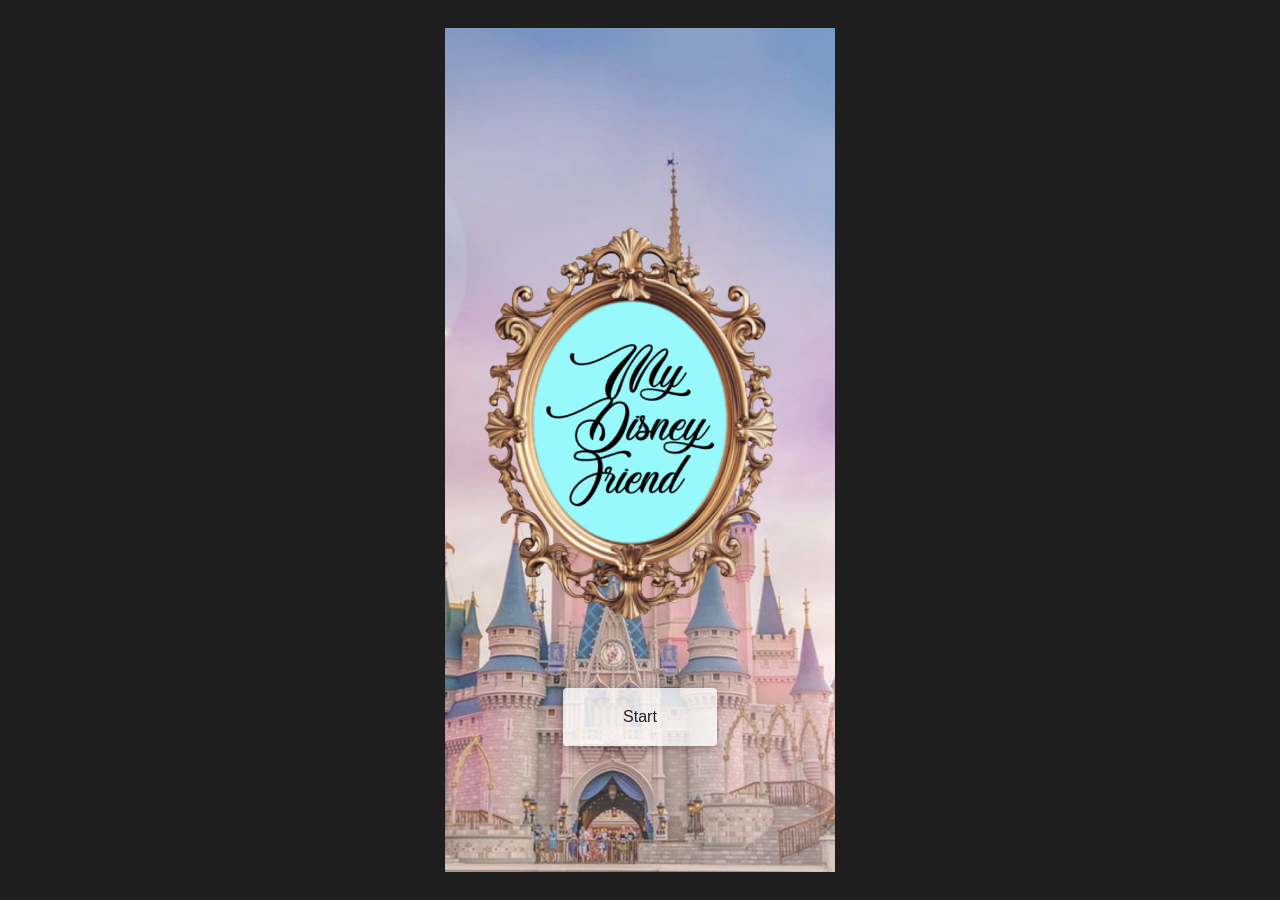
<file: index.html>
<!DOCTYPE html>
<html lang="nl">
<head>
    <meta charset="UTF-8">
    <meta name="viewport" content="width=device-width, initial-scale=1.0">
    <title>My Disney Friend</title>
    <link rel="stylesheet" href="css/global.css">
<link rel="stylesheet" href="css/start.css">
</head>
<body>

    <main class="app-screen start-screen">
        <div class="overlay"></div>

        <section class="start-content">
            <img src="images/logo.png" alt="My Disney Friend logo" class="app-logo">

            <button id="startButton" class="start-button">
                Start
            </button>
        </section>
    </main>

    <script src="script.js"></script>
</body>
</html>
</file>
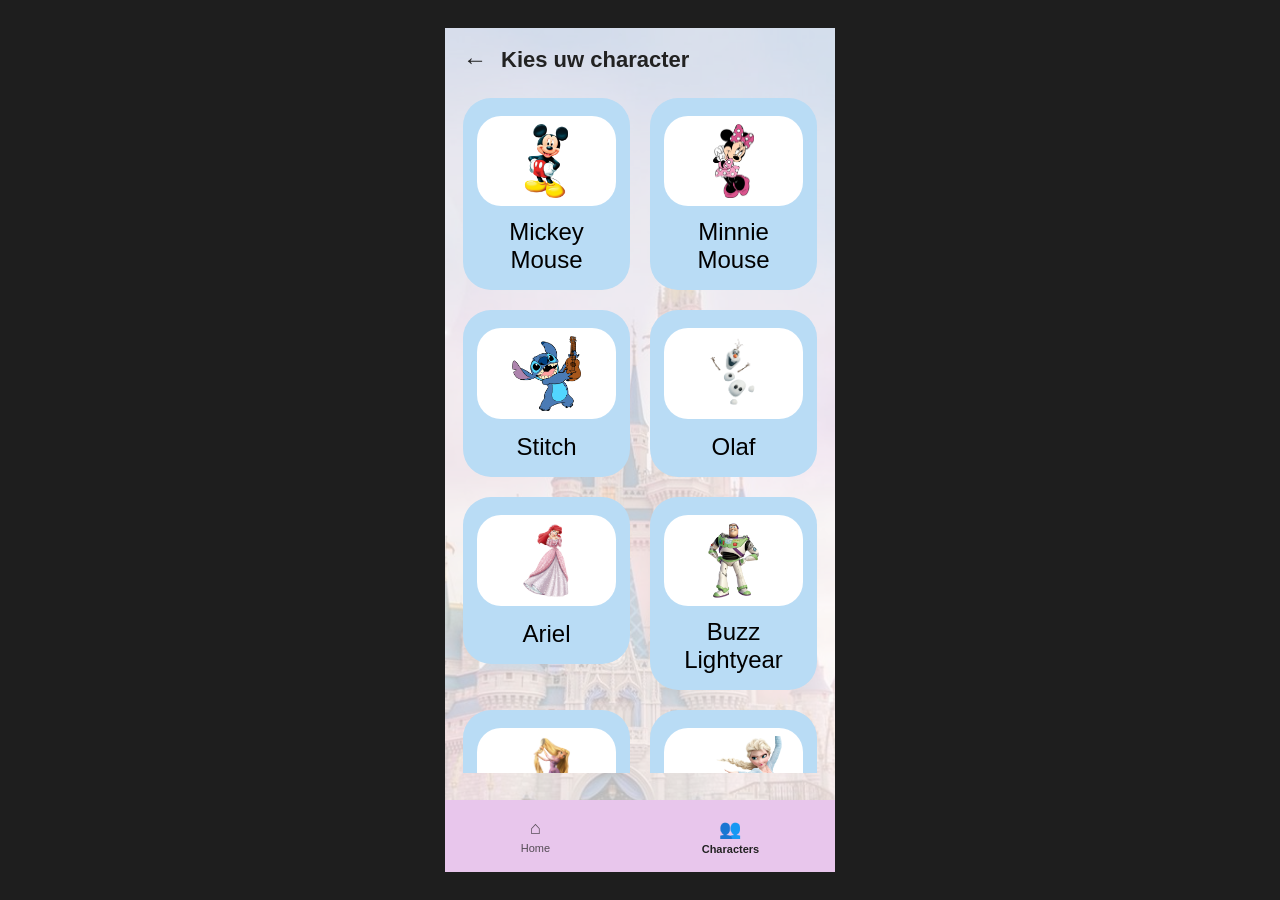
<file: characters.html>
<!DOCTYPE html>
<html lang="nl">
<head>
    <meta charset="UTF-8">
    <meta name="viewport" content="width=device-width, initial-scale=1.0">
    <title>My Disney Friend - Character kiezen</title>
    <link rel="stylesheet" href="css/global.css">
<link rel="stylesheet" href="css/characters.css">
<link rel="stylesheet" href="css/navigation.css">
</head>
<body>

    <main class="app-screen character-screen">

        <header class="top-bar character-top-bar">
            <button class="back-button" id="backToHomeButton">←</button>
            <h1 class="page-title">Kies uw character</h1>
        </header>

        <section class="character-content" id="characterContent">
            <!-- Characters worden automatisch ingeladen -->
        </section>

        <nav class="bottom-nav">
            <button class="nav-item" id="navHomeButton">
                <span class="nav-icon">⌂</span>
                <span>Home</span>
            </button>

            <button class="nav-item active">
                <span class="nav-icon">👥</span>
                <span>Characters</span>
            </button>
        </nav>

    </main>

    <script src="script.js"></script>
</body>
</html>
</file>
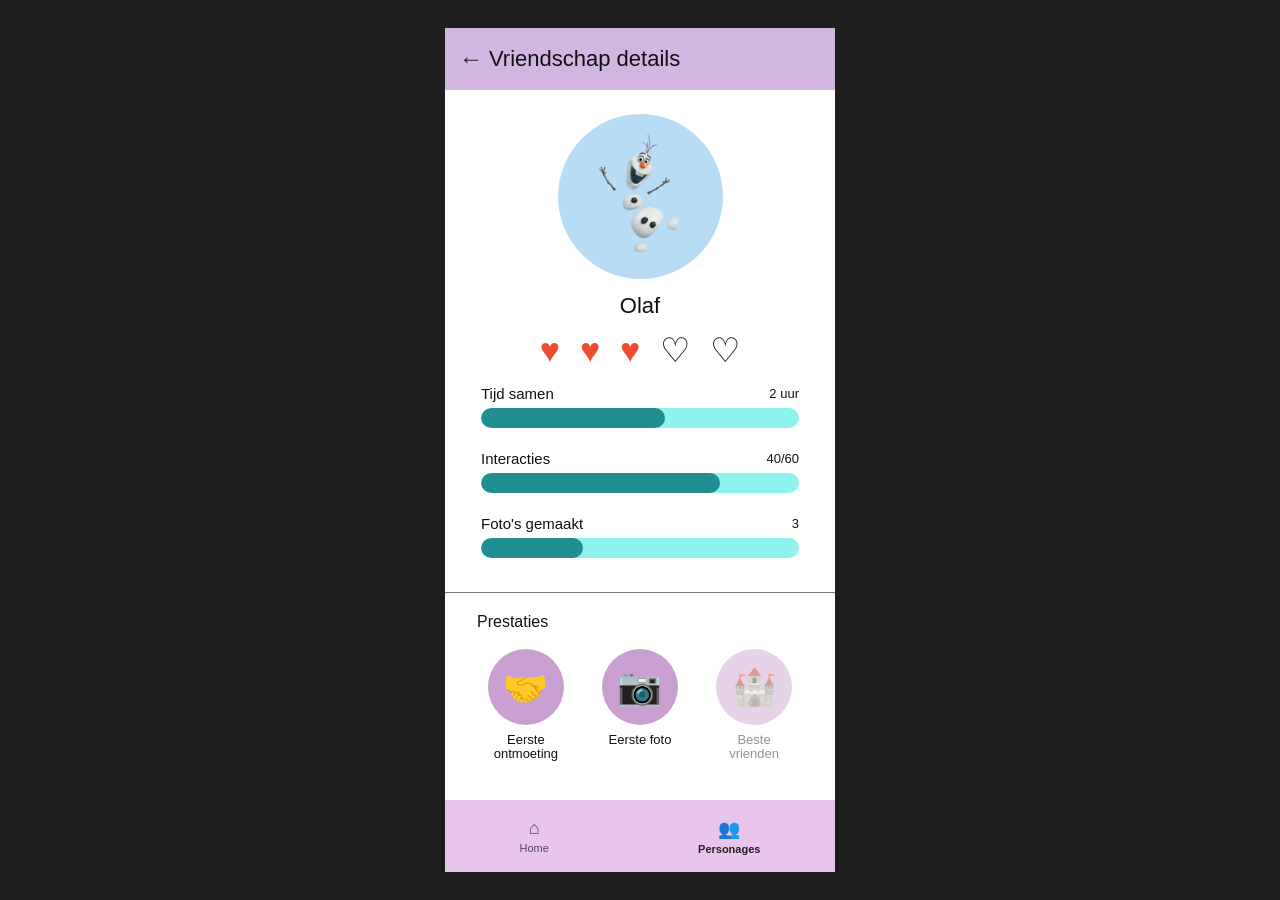
<file: friendship-detail.html>
<!DOCTYPE html>
<html lang="nl">

<head>
    <meta charset="UTF-8">
    <meta name="viewport" content="width=device-width, initial-scale=1.0">
    <title>My Disney Friend - Vriendschap details</title>
    <link rel="stylesheet" href="css/global.css">
    <link rel="stylesheet" href="css/friendships.css">
    <link rel="stylesheet" href="css/navigation.css">
</head>

<body>

    <main class="app-screen friendship-detail-screen">

        <header class="detail-top-bar">
            <button class="back-button" id="backToFriendshipsButton">←</button>
            <h1 class="detail-title">Vriendschap details</h1>
        </header>

        <section class="detail-content">

            <section class="character-detail-header">
                <div class="detail-character-circle">
                    <img id="detailCharacterImage" src="" alt="Character" class="detail-character-image">
                </div>

                <h2 id="detailCharacterName">Mickey Mouse</h2>

                <div class="detail-hearts" id="detailHearts">
                    <!-- Hartjes komen uit JavaScript -->
                </div>
            </section>

            <section class="stats-section">

                <div class="stat-item">
                    <div class="stat-info">
                        <span>Tijd samen</span>
                        <span>2 uur</span>
                    </div>
                    <div class="progress-bar">
                        <div class="progress-fill" style="width: 58%;"></div>
                    </div>
                </div>

                <div class="stat-item">
                    <div class="stat-info">
                        <span>Interacties</span>
                        <span>40/60</span>
                    </div>
                    <div class="progress-bar">
                        <div class="progress-fill" style="width: 75%;"></div>
                    </div>
                </div>

                <div class="stat-item">
                    <div class="stat-info">
                        <span>Foto's gemaakt</span>
                        <span>3</span>
                    </div>
                    <div class="progress-bar">
                        <div class="progress-fill" style="width: 32%;"></div>
                    </div>
                </div>

            </section>

            <section class="achievements-section">
                <h3>Prestaties</h3>

                <div class="achievements-list">

                    <article class="achievement">
                        <div class="achievement-icon">
                            🤝
                        </div>
                        <p>Eerste<br>ontmoeting</p>
                    </article>

                    <article class="achievement">
                        <div class="achievement-icon">
                            📷
                        </div>
                        <p>Eerste foto</p>
                    </article>

                    <article class="achievement locked">
                        <div class="achievement-icon">
                            🏰
                        </div>
                        <p>Beste<br>vrienden</p>
                    </article>

                </div>
            </section>

        </section>

        <nav class="bottom-nav">
            <button class="nav-item" id="navHomeButton">
                <span class="nav-icon">⌂</span>
                <span>Home</span>
            </button>

            <button class="nav-item active" id="navCharactersButton">
                <span class="nav-icon">👥</span>
                <span>Personages</span>
            </button>
        </nav>

    </main>

    <script src="script.js"></script>
</body>

</html>
</file>
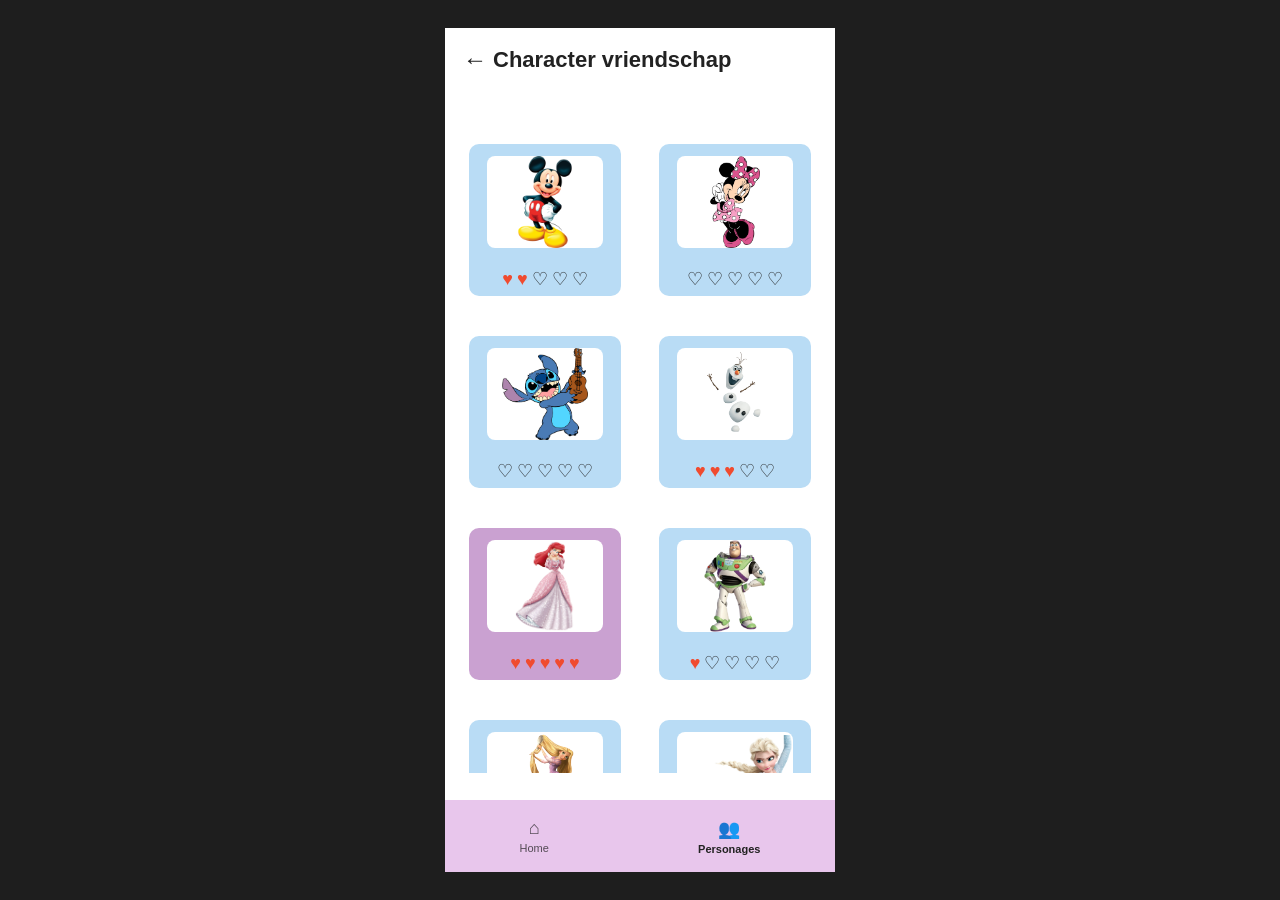
<file: friendships.html>
<!DOCTYPE html>
<html lang="nl">
<head>
    <meta charset="UTF-8">
    <meta name="viewport" content="width=device-width, initial-scale=1.0">
    <title>My Disney Friend - Vriendschappen</title>

    <link rel="stylesheet" href="css/global.css">
    <link rel="stylesheet" href="css/friendships.css">
    <link rel="stylesheet" href="css/navigation.css">
</head>
<body>

    <main class="app-screen friendship-screen">

        <header class="top-bar friendship-top-bar">
            <button class="back-button" id="backToHomeButton">←</button>
            <h1 class="page-title">Character vriendschap</h1>
        </header>

        <section class="friendship-content" id="friendshipContent">
            <!-- Vriendschappen worden automatisch ingeladen met JavaScript -->
        </section>

        <nav class="bottom-nav">
            <button class="nav-item" id="navHomeButton">
                <span class="nav-icon">⌂</span>
                <span>Home</span>
            </button>

            <button class="nav-item active" id="navCharactersButton">
                <span class="nav-icon">👥</span>
                <span>Personages</span>
            </button>
        </nav>

    </main>

    <script src="script.js"></script>
</body>
</html>
</file>
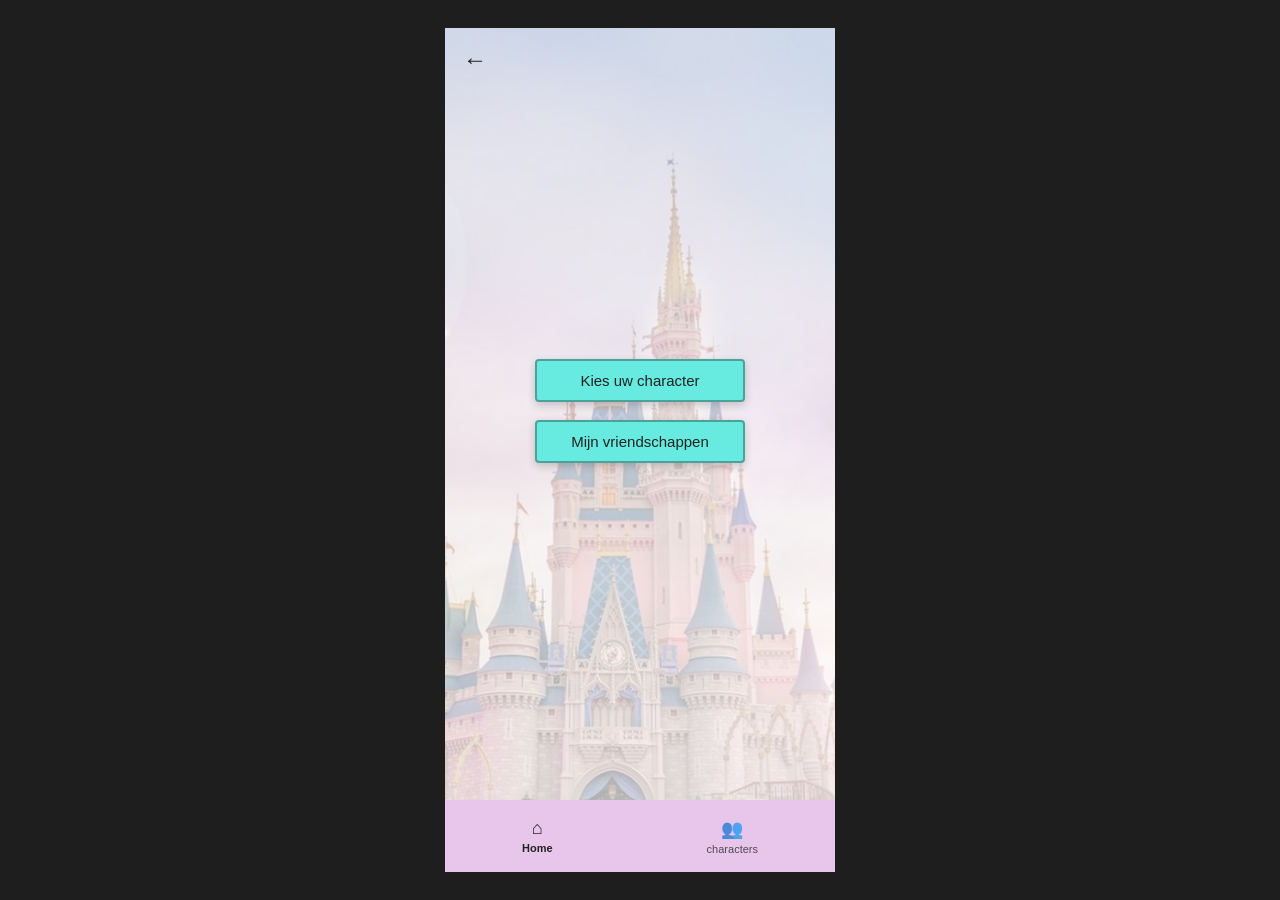
<file: home.html>
<!DOCTYPE html>
<html lang="nl">
<head>
    <meta charset="UTF-8">
    <meta name="viewport" content="width=device-width, initial-scale=1.0">
    <title>My Disney Friend - Home</title>
    <link rel="stylesheet" href="css/global.css">
<link rel="stylesheet" href="css/home.css">
<link rel="stylesheet" href="css/navigation.css">
</head>
<body>

    <main class="app-screen home-screen">
        <div class="home-overlay"></div>

        <header class="top-bar">
            <button class="back-button" id="backButton">←</button>
        </header>

        <section class="home-content">
            <button class="home-button" id="chooseCharacterButton">
                Kies uw character
            </button>

            <button class="home-button" id="friendshipsButton">
                Mijn vriendschappen
            </button>
        </section>

        <nav class="bottom-nav">
            <button class="nav-item active">
                <span class="nav-icon">⌂</span>
                <span>Home</span>
            </button>

            <button class="nav-item">
                <span class="nav-icon">👥</span>
                <span>characters</span>
            </button>
        </nav>
    </main>

    <script src="script.js"></script>
</body>
</html>
</file>
<file: css/global.css>
* {
    margin: 0;
    padding: 0;
    box-sizing: border-box;
}

body {
    font-family: Arial, sans-serif;
    background-color: #1e1e1e;
    min-height: 100vh;
    display: flex;
    justify-content: center;
    align-items: center;
}

/* Telefoon scherm */
.app-screen {
    position: relative;
    width: min(100vw, 390px);
    height: min(100vh, 844px);
    aspect-ratio: 390 / 844;
    overflow: hidden;
    background-color: #ffffff;
}

/* Algemene terugknop */
.back-button {
    background: transparent;
    border: none;
    color: #222;
    font-size: 24px;
    cursor: pointer;
}

/* Algemene top bar */
.top-bar {
    position: relative;
    z-index: 2;
    width: 100%;
    padding: 18px 18px 0;
}

.page-title {
    font-size: clamp(17px, 5vw, 22px);
    color: #222;
    font-weight: bold;
}
</file>
<file: css/start.css>
.start-screen {
    background-image: url("../images/Disney_castle.jpg");
    background-size: cover;
    background-position: center;
    background-repeat: no-repeat;
}

.overlay {
    position: absolute;
    inset: 0;
    background: rgba(255, 255, 255, 0.15);
}

.start-content {
    position: relative;
    z-index: 2;
    height: 100%;
    display: flex;
    flex-direction: column;
    align-items: center;
}

.app-logo {
    width: clamp(260px, 75vw, 400px);
    height: auto;
    margin-top: 22vh;
}

.start-button {
    margin-top: auto;
    margin-bottom: 14vh;
    background-color: rgba(255, 255, 255, 0.78);
    color: #222;
    border: none;
    padding: 20px 60px;
    border-radius: 4px;
    font-size: clamp(14px, 4vw, 16px);
    cursor: pointer;
    box-shadow: 0 3px 8px rgba(0, 0, 0, 0.25);
}

.start-button:hover {
    background-color: #ffffff;
}

.start-button:active {
    transform: scale(0.97);
}
</file>
<file: css/characters.css>
.character-screen {
    position: relative;
    background-image: url("../images/Disney_castle.jpg");
    background-size: cover;
    background-position: center;
    background-repeat: no-repeat;
}

.character-screen::before {
    content: "";
    position: absolute;
    inset: 0;
    background: rgba(255, 255, 255, 0.72);
    z-index: 1;
}

.character-top-bar {
    display: flex;
    align-items: center;
    gap: 14px;
}

.character-content {
    position: relative;
    z-index: 2;
    height: calc(100% - 145px);
    padding: 24px 18px 92px;
    display: grid;
    grid-template-columns: repeat(2, minmax(0, 1fr));
    gap: clamp(14px, 4vw, 20px);
    overflow-y: auto;
}

.character-content::-webkit-scrollbar {
    display: none;
}

.character-content {
    scrollbar-width: none;
}

.character-card {
    background-color: #b9dcf5;
    border: none;
    border-radius: 28px;
    padding: 18px 14px 16px;
    aspect-ratio: 1 / 1;
    min-height: unset;

    display: flex;
    flex-direction: column;
    align-items: center;
    justify-content: space-between;

    box-shadow: none;
    cursor: pointer;
    transition: transform 0.2s ease, border 0.2s ease;
}

.character-card.selected {
    transform: scale(0.98);
}

.character-image {
    width: 100%;
    height: 68%;
    background-color: #ffffff;
    border-radius: 24px;
    padding: 8px;
    object-fit: contain;
}

.character-card h2 {
    font-size: clamp(16px, 4.8vw, 24px);
    color: #000;
    font-weight: 400;
    text-align: center;
    margin-top: 12px;
}
</file>
<file: css/navigation.css>
.bottom-nav {
    position: absolute;
    z-index: 3;
    left: 0;
    bottom: 0;
    width: 100%;
    height: 72px;
    background-color: #e8c6ec;
    display: flex;
    justify-content: space-around;
    align-items: center;
}

.nav-item {
    background: transparent;
    border: none;
    color: #222;
    font-size: 11px;
    display: flex;
    flex-direction: column;
    align-items: center;
    gap: 3px;
    cursor: pointer;
    opacity: 0.75;
}

.nav-item.active {
    opacity: 1;
    font-weight: bold;
}

.nav-icon {
    font-size: 18px;
}
</file>
<file: css/friendships.css>
.friendship-screen {
    background-color: #ffffff;
}

.friendship-top-bar {
    display: flex;
    align-items: center;
    gap: 6px;
}

.friendship-content {
    position: relative;
    z-index: 2;
    height: calc(100% - 145px);
    padding: 70px 24px 92px;
    display: grid;
    grid-template-columns: repeat(2, minmax(0, 1fr));
    gap: 40px 38px;
    overflow-y: auto;
}

.friendship-content::-webkit-scrollbar {
    display: none;
}

.friendship-content {
    scrollbar-width: none;
}

.friendship-card {
    background-color: #b9dcf5;
    border-radius: 10px;
    padding: 12px 10px 8px;
    aspect-ratio: 1 / 1;
    cursor: pointer;

    display: flex;
    flex-direction: column;
    justify-content: space-between;
    align-items: center;

    transition: transform 0.2s ease;
}

.friendship-card:hover {
    transform: scale(1.03);
}

.friendship-card.best-friend {
    background-color: #caa1d1;
}

.friendship-image-box {
    width: 88%;
    height: 70%;
    background-color: #ffffff;
    border-radius: 8px;

    display: flex;
    justify-content: center;
    align-items: center;
    overflow: hidden;
}

.friendship-image {
    width: 100%;
    height: 100%;
    object-fit: contain;
}

.friendship-hearts {
    display: flex;
    justify-content: center;
    gap: 4px;
    font-size: 18px;
    line-height: 1;
}

.heart {
    color: #222;
}

.heart.filled {
    color: #f04b2f;
}

/* Detailpagina */

.friendship-detail-screen {
    background-color: #ffffff;
}

.detail-top-bar {
    position: relative;
    z-index: 2;
    width: 100%;
    height: 62px;
    background-color: #d1b6df;
    display: flex;
    align-items: center;
    gap: 6px;
    padding: 0 14px;
}

.detail-title {
    font-size: clamp(18px, 5vw, 22px);
    font-weight: 400;
    color: #111;
}

.detail-content {
    height: calc(100% - 134px);
    overflow-y: auto;
    padding-bottom: 20px;
}

.detail-content::-webkit-scrollbar {
    display: none;
}

.detail-content {
    scrollbar-width: none;
}

.character-detail-header {
    display: flex;
    flex-direction: column;
    align-items: center;
    padding: 24px 24px 18px;
}

.detail-character-circle {
    width: clamp(130px, 38vw, 165px);
    height: clamp(130px, 38vw, 165px);
    background-color: #b9dcf5;
    border-radius: 50%;
    display: flex;
    justify-content: center;
    align-items: center;
    overflow: hidden;
}

.detail-character-image {
    width: 82%;
    height: 82%;
    object-fit: contain;
}

.character-detail-header h2 {
    font-size: clamp(18px, 5vw, 22px);
    font-weight: 400;
    margin-top: 14px;
    color: #111;
}

.detail-hearts {
    display: flex;
    justify-content: center;
    gap: clamp(12px, 4vw, 20px);
    margin-top: 14px;
    font-size: clamp(28px, 8vw, 34px);
    line-height: 1;
}

.detail-hearts .heart {
    color: #111;
}

.detail-hearts .heart.filled {
    color: #f04b2f;
}

.stats-section {
    padding: 0 36px 12px;
}

.stat-item {
    margin-bottom: 22px;
}

.stat-info {
    display: flex;
    justify-content: space-between;
    align-items: center;
    font-size: clamp(13px, 3.5vw, 15px);
    color: #111;
    margin-bottom: 6px;
}

.stat-info span:last-child {
    font-size: clamp(11px, 3vw, 13px);
}

.progress-bar {
    width: 100%;
    height: 20px;
    background-color: #8ff3ed;
    border-radius: 999px;
    overflow: hidden;
}

.progress-fill {
    height: 100%;
    background-color: #218f92;
    border-radius: 999px;
}

.achievements-section {
    border-top: 1px solid #777;
    padding: 20px 32px 10px;
}

.achievements-section h3 {
    font-size: clamp(14px, 4vw, 16px);
    font-weight: 400;
    margin-bottom: 18px;
    color: #111;
}

.achievements-list {
    display: flex;
    justify-content: space-between;
    gap: 16px;
}

.achievement {
    width: 30%;
    display: flex;
    flex-direction: column;
    align-items: center;
    text-align: center;
}

.achievement-icon {
    width: clamp(62px, 18vw, 76px);
    height: clamp(62px, 18vw, 76px);
    border-radius: 50%;
    background-color: #c99fd2;
    display: flex;
    justify-content: center;
    align-items: center;
    font-size: clamp(28px, 8vw, 36px);
    margin-bottom: 8px;
}

.achievement p {
    font-size: clamp(11px, 3.3vw, 13px);
    color: #111;
    line-height: 1.1;
}

.achievement.locked {
    opacity: 0.45;
}
</file>
<file: css/home.css>
.home-screen {
    position: relative;
    background-image: url("../images/Disney_castle.jpg");
    background-size: cover;
    background-position: center;
    background-repeat: no-repeat;
}

.home-screen::before {
    content: "";
    position: absolute;
    inset: 0;
    background: rgba(255, 255, 255, 0.68);
    z-index: 1;
}

.home-content {
    position: relative;
    z-index: 2;
    height: calc(100% - 90px);
    display: flex;
    flex-direction: column;
    justify-content: center;
    align-items: center;
    gap: 18px;
    padding-bottom: 80px;
}

.home-button {
    background-color: #67eadf;
    color: #222;
    border: 2px solid #4ea19a;
    border-radius: 4px;
    padding: 11px 18px;
    width: 210px;
    font-size: clamp(13px, 3.5vw, 15px);
    cursor: pointer;
    box-shadow: 0 3px 8px rgba(0, 0, 0, 0.18);
    text-align: center;
}

.home-button:hover {
    background-color: #7ff5eb;
}

.home-button:active {
    transform: scale(0.97);
}
</file>
